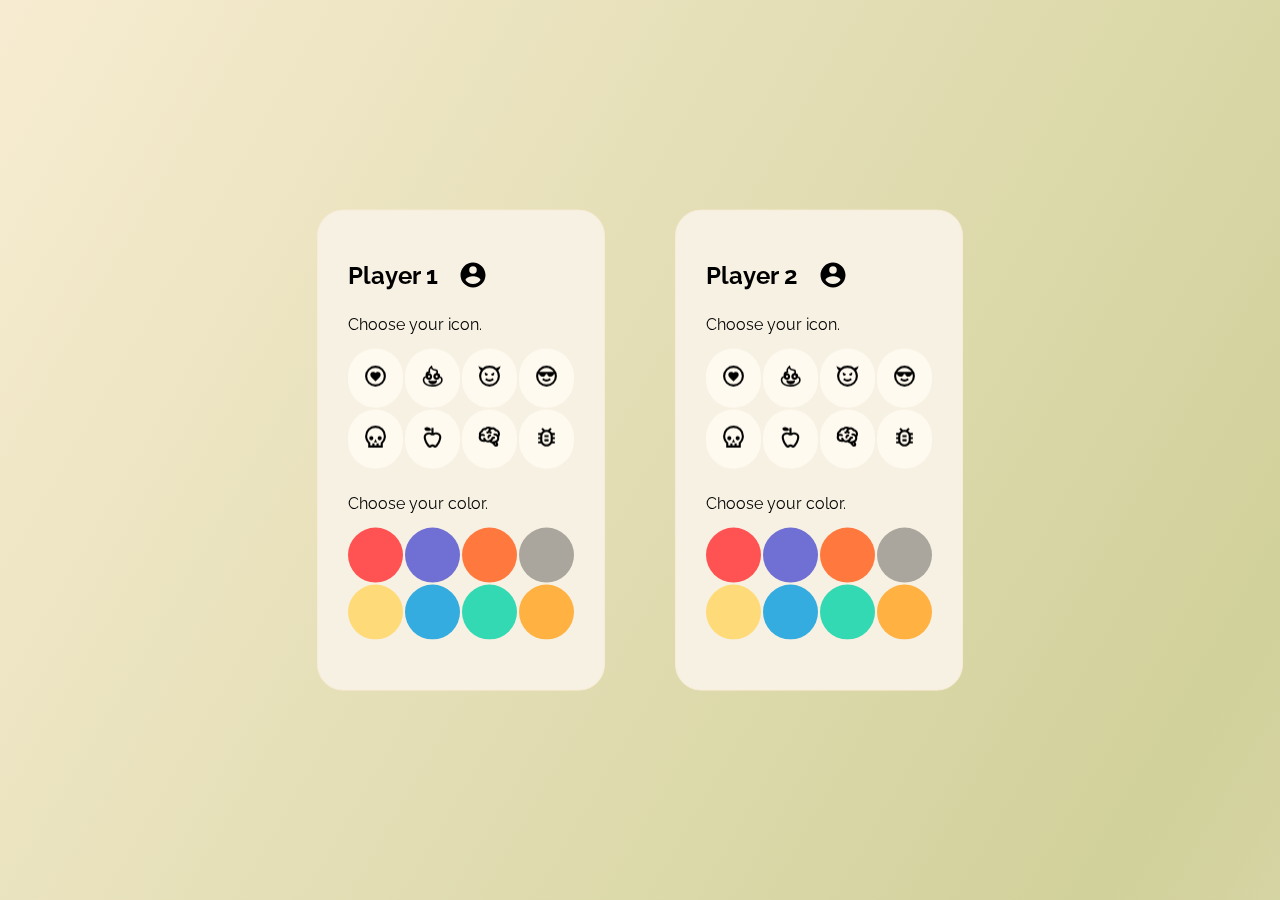
<file: index.html>
<!DOCTYPE html>
<html lang="en">
  <head>
    <meta charset="UTF-8" />
    <meta name="viewport" content="width=device-width, initial-scale=1.0" />
    <link rel="stylesheet" href="styles.css" />
    <title>Tic Tac Toe</title>
    <link rel="preconnect" href="https://fonts.googleapis.com" />
    <link rel="preconnect" href="https://fonts.gstatic.com" crossorigin />
    <link
      href="https://fonts.googleapis.com/css2?family=Raleway:ital,wght@0,100..900;1,100..900&display=swap"
      rel="stylesheet"
    />
  </head>
  <body>
    <div class="container">
      <div class="player1">
        <div class="playerContainer">
          <h2>Player 1</h2>
          <svg
            class="player1avi"
            xmlns="http://www.w3.org/2000/svg"
            viewBox="0 0 24 24"
          >
            <title>account-circle</title>
            <path
              d="M12,19.2C9.5,19.2 7.29,17.92 6,16C6.03,14 10,12.9 12,12.9C14,12.9 17.97,14 18,16C16.71,17.92 14.5,19.2 12,19.2M12,5A3,3 0 0,1 15,8A3,3 0 0,1 12,11A3,3 0 0,1 9,8A3,3 0 0,1 12,5M12,2A10,10 0 0,0 2,12A10,10 0 0,0 12,22A10,10 0 0,0 22,12C22,6.47 17.5,2 12,2Z"
            />
          </svg>
        </div>
        <div class="subheader">Choose your icon.</div>

        <div class="icon-grid">
          <div id="secondIcon" class="choosableIcon">
            <svg xmlns="http://www.w3.org/2000/svg" viewBox="0 0 24 24">
              <title>heart-circle-outline</title>
              <path 
                d="M12,2A10,10 0 0,0 2,12A10,10 0 0,0 12,22A10,10 0 0,0 22,12A10,10 0 0,0 12,2M12,4A8,8 0 0,1 20,12A8,8 0 0,1 12,20A8,8 0 0,1 4,12A8,8 0 0,1 12,4M9.75,7.82C8.21,7.82 7,9.03 7,10.57C7,12.46 8.7,14 11.28,16.34L12,17L12.72,16.34C15.3,14 17,12.46 17,10.57C17,9.03 15.79,7.82 14.25,7.82C13.38,7.82 12.55,8.23 12,8.87C11.45,8.23 10.62,7.82 9.75,7.82Z"
              />
            </svg>
          </div>
          <div id="thirdIcon" class="choosableIcon">
            <svg xmlns="http://www.w3.org/2000/svg" viewBox="0 0 24 24">
              <title>emoticon-poop-outline</title>
              <path 
                d="M21.42,13.87C21.2,13.41 20.84,12.94 20.25,12.64C19.85,12.39 19.5,12.26 19.24,12.2C19.5,11.25 19.13,10.5 18.62,9.94C17.85,9.12 17.06,9 17.06,9C17.32,8.5 17.42,7.9 17.28,7.32C17.12,6.61 16.73,6.16 16.22,5.86C15.7,5.55 15.06,5.4 14.4,5.28C14.08,5.22 12.75,5.03 12.2,4.27C11.75,3.65 11.74,2.53 11.62,2.2C11.57,2.07 11.5,2 11.36,2C11.15,2 10.87,2.12 10.57,2.32C10,2.7 8.85,3.9 8.4,5.1C8.06,6 8.05,6.82 8.19,7.43C7.63,7.53 7.22,7.71 7.06,7.78C6.55,8 5.47,8.96 5.37,10.45C5.34,10.89 5.41,11.34 5.5,11.78C5.5,11.86 5.5,11.94 5.5,12.03C4.88,12.22 4.53,12.43 4.5,12.44C4.18,12.56 3.65,12.93 3.5,13.13C3.15,13.53 2.92,14 2.79,14.5C2.5,15.59 2.6,16.83 3.13,17.83C3.42,18.39 3.82,19 4.26,19.43C5.7,20.91 8.18,21.47 10.14,21.79C10.96,21.93 11.8,22 12.63,22C14.22,22 15.8,21.73 17.26,21.13C20.61,19.74 21.5,17.5 21.64,16.89C21.93,15.5 21.57,14.19 21.42,13.87M16.05,11.33C16.61,11.36 17.04,11.84 17,12.4C16.96,12.95 16.5,13.38 15.91,13.34C15.35,13.31 14.92,12.83 14.96,12.28C15,11.75 15.42,11.35 15.94,11.33C16,11.33 16,11.33 16.05,11.33M20.18,16.55C20.17,16.57 19.7,18.5 16.69,19.74C15.47,20.25 14.1,20.5 12.63,20.5C11.9,20.5 11.14,20.44 10.38,20.31C8.76,20.05 6.5,19.56 5.31,18.36C5.04,18.09 4.72,17.63 4.46,17.13C4.12,16.5 4.04,15.65 4.24,14.88C4.32,14.58 4.45,14.32 4.63,14.12L4.65,14.09C4.74,14 4.95,13.88 5.03,13.84V13.84L5.14,13.8L5.26,13.74C5.32,13.7 5.46,13.63 5.67,13.55C6.13,14.81 7.28,15.7 8.59,15.7C8.67,15.7 8.74,15.69 8.82,15.69C9.65,15.63 10.41,15.22 10.94,14.55C11.47,13.89 11.73,13.04 11.66,12.17C11.54,10.5 10.22,9.16 8.64,9.11H8.62C8.5,9.11 8.4,9.11 8.31,9.12C8,9.15 7.73,9.23 7.46,9.34C7.55,9.24 7.63,9.17 7.66,9.15C7.79,9.1 8.07,9 8.45,8.91L10,8.63L9.65,7.09C9.61,6.9 9.53,6.35 9.81,5.63C9.96,5.2 10.27,4.76 10.58,4.38C10.68,4.65 10.81,4.91 11,5.15C11.77,6.23 13.12,6.58 14.06,6.74L14.13,6.76C14.6,6.84 15.13,6.95 15.46,7.15C15.67,7.28 15.76,7.41 15.82,7.67C15.87,7.87 15.84,8.1 15.73,8.31L15.21,9.2C13.95,9.5 12.95,10.64 12.79,12.06C12.59,13.87 13.78,15.46 15.5,15.68C15.62,15.69 15.74,15.7 15.85,15.7C16.56,15.7 17.25,15.44 17.82,14.95C18.23,14.59 18.54,14.13 18.74,13.62L18.9,13.66C19,13.68 19.17,13.74 19.45,13.91L19.5,13.95L19.57,14C19.78,14.08 19.94,14.26 20.05,14.5C20.13,14.67 20.38,15.6 20.18,16.55M7.64,12.45C7.57,11.9 7.97,11.39 8.53,11.32C8.57,11.31 8.6,11.31 8.64,11.31C9.15,11.3 9.61,11.67 9.67,12.19C9.73,12.74 9.33,13.25 8.77,13.32C8.21,13.39 7.7,13 7.64,12.45M8.71,16.15C9,16.14 9.26,16.23 9.5,16.28C10.68,16.5 11.7,16.53 12.19,16.53C12.68,16.53 13.69,16.5 14.86,16.28C15.27,16.2 15.74,16.03 16.11,16.28C16.59,16.6 16.24,17.75 15.5,18.53C15.04,19 13.97,19.91 12.19,19.91C10.41,19.91 9.33,19 8.88,18.53C8.14,17.75 7.79,16.6 8.26,16.28C8.4,16.19 8.55,16.15 8.71,16.15Z"
              />
            </svg>
          </div>
          <div id="fourthIcon" class="choosableIcon">
            <svg xmlns="http://www.w3.org/2000/svg" viewBox="0 0 24 24">
              <title>emoticon-devil-outline</title>
              <path 
                d="M1.5,2.09C2.4,3 3.87,3.73 5.69,4.25C7.41,2.84 9.61,2 12,2C14.39,2 16.59,2.84 18.31,4.25C20.13,3.73 21.6,3 22.5,2.09C22.47,3.72 21.65,5.21 20.28,6.4C21.37,8 22,9.92 22,12A10,10 0 0,1 12,22A10,10 0 0,1 2,12C2,9.92 2.63,8 3.72,6.4C2.35,5.21 1.53,3.72 1.5,2.09M20,12A8,8 0 0,0 12,4A8,8 0 0,0 4,12A8,8 0 0,0 12,20A8,8 0 0,0 20,12M10.5,10C10.5,10.8 9.8,11.5 9,11.5C8.2,11.5 7.5,10.8 7.5,10V8.5L10.5,10M16.5,10C16.5,10.8 15.8,11.5 15,11.5C14.2,11.5 13.5,10.8 13.5,10L16.5,8.5V10M12,17.23C10.25,17.23 8.71,16.5 7.81,15.42L9.23,14C9.68,14.72 10.75,15.23 12,15.23C13.25,15.23 14.32,14.72 14.77,14L16.19,15.42C15.29,16.5 13.75,17.23 12,17.23Z"
              />
            </svg>
          </div>
          <div id="fifthIcon" class="choosableIcon">
            <svg xmlns="http://www.w3.org/2000/svg" viewBox="0 0 24 24">
              <title>emoticon-cool-outline</title>
              <path 
                d="M19,10C19,11.38 16.88,12.5 15.5,12.5C14.12,12.5 12.75,11.38 12.75,10H11.25C11.25,11.38 9.88,12.5 8.5,12.5C7.12,12.5 5,11.38 5,10H4.25C4.09,10.64 4,11.31 4,12A8,8 0 0,0 12,20A8,8 0 0,0 20,12C20,11.31 19.91,10.64 19.75,10H19M12,4C9.04,4 6.45,5.61 5.07,8H18.93C17.55,5.61 14.96,4 12,4M22,12A10,10 0 0,1 12,22A10,10 0 0,1 2,12A10,10 0 0,1 12,2A10,10 0 0,1 22,12M12,17.23C10.25,17.23 8.71,16.5 7.81,15.42L9.23,14C9.68,14.72 10.75,15.23 12,15.23C13.25,15.23 14.32,14.72 14.77,14L16.19,15.42C15.29,16.5 13.75,17.23 12,17.23Z"
              />
            </svg>
          </div>
          <div id="sixthIcon" class="choosableIcon">
            <svg xmlns="http://www.w3.org/2000/svg" viewBox="0 0 24 24">
              <title>skull-outline</title>
              <path 
                d="M8,15A2,2 0 0,1 6,13A2,2 0 0,1 8,11A2,2 0 0,1 10,13A2,2 0 0,1 8,15M10.5,17L12,14L13.5,17H10.5M16,15A2,2 0 0,1 14,13A2,2 0 0,1 16,11A2,2 0 0,1 18,13A2,2 0 0,1 16,15M22,11A10,10 0 0,0 12,1A10,10 0 0,0 2,11C2,13.8 3.2,16.3 5,18.1V22H19V18.1C20.8,16.3 22,13.8 22,11M17,20H15V18H13V20H11V18H9V20H7V17.2C5.2,15.7 4,13.5 4,11A8,8 0 0,1 12,3A8,8 0 0,1 20,11C20,13.5 18.8,15.8 17,17.2V20Z"
              />
            </svg>
          </div>
          <div id="seventhIcon" class="choosableIcon">
            <svg xmlns="http://www.w3.org/2000/svg" viewBox="0 0 24 24">
              <title>food-apple-outline</title>
              <path 
                d="M20,10C18.58,7.57 15.5,6.69 13,8V3H11V8C8.5,6.69 5.42,7.57 4,10C2,13 7,22 9,22C11,22 11,21 12,21C13,21 13,22 15,22C17,22 22,13 20,10M18.25,13.38C17.63,15.85 16.41,18.12 14.7,20C14.5,20 14.27,19.9 14.1,19.75C12.87,18.76 11.13,18.76 9.9,19.75C9.73,19.9 9.5,20 9.3,20C7.59,18.13 6.36,15.85 5.75,13.39C5.5,12.66 5.45,11.87 5.66,11.12C6.24,10.09 7.32,9.43 8.5,9.4C9.06,9.41 9.61,9.54 10.11,9.79L11,10.24H13L13.89,9.79C14.39,9.54 14.94,9.41 15.5,9.4C16.68,9.43 17.76,10.08 18.34,11.11C18.55,11.86 18.5,12.65 18.25,13.38M11,5C5.38,8.07 4.11,3.78 4.11,3.78C4.11,3.78 6.77,0.19 11,5Z"
              />
            </svg>
          </div>
          <div id="eightIcon" class="choosableIcon">
            <svg xmlns="http://www.w3.org/2000/svg" viewBox="0 0 24 24">
              <title>brain</title>
              <path 
                d="M21.33,12.91C21.42,14.46 20.71,15.95 19.44,16.86L20.21,18.35C20.44,18.8 20.47,19.33 20.27,19.8C20.08,20.27 19.69,20.64 19.21,20.8L18.42,21.05C18.25,21.11 18.06,21.14 17.88,21.14C17.37,21.14 16.89,20.91 16.56,20.5L14.44,18C13.55,17.85 12.71,17.47 12,16.9C11.5,17.05 11,17.13 10.5,17.13C9.62,17.13 8.74,16.86 8,16.34C7.47,16.5 6.93,16.57 6.38,16.56C5.59,16.57 4.81,16.41 4.08,16.11C2.65,15.47 1.7,14.07 1.65,12.5C1.57,11.78 1.69,11.05 2,10.39C1.71,9.64 1.68,8.82 1.93,8.06C2.3,7.11 3,6.32 3.87,5.82C4.45,4.13 6.08,3 7.87,3.12C9.47,1.62 11.92,1.46 13.7,2.75C14.12,2.64 14.56,2.58 15,2.58C16.36,2.55 17.65,3.15 18.5,4.22C20.54,4.75 22,6.57 22.08,8.69C22.13,9.8 21.83,10.89 21.22,11.82C21.29,12.18 21.33,12.54 21.33,12.91M16.33,11.5C16.9,11.57 17.35,12 17.35,12.57A1,1 0 0,1 16.35,13.57H15.72C15.4,14.47 14.84,15.26 14.1,15.86C14.35,15.95 14.61,16 14.87,16.07C20,16 19.4,12.87 19.4,12.82C19.34,11.39 18.14,10.27 16.71,10.33A1,1 0 0,1 15.71,9.33A1,1 0 0,1 16.71,8.33C17.94,8.36 19.12,8.82 20.04,9.63C20.09,9.34 20.12,9.04 20.12,8.74C20.06,7.5 19.5,6.42 17.25,6.21C16,3.25 12.85,4.89 12.85,5.81V5.81C12.82,6.04 13.06,6.53 13.1,6.56A1,1 0 0,1 14.1,7.56C14.1,8.11 13.65,8.56 13.1,8.56V8.56C12.57,8.54 12.07,8.34 11.67,8C11.19,8.31 10.64,8.5 10.07,8.56V8.56C9.5,8.61 9.03,8.21 9,7.66C8.92,7.1 9.33,6.61 9.88,6.56C10.04,6.54 10.82,6.42 10.82,5.79V5.79C10.82,5.13 11.07,4.5 11.5,4C10.58,3.75 9.59,4.08 8.59,5.29C6.75,5 6,5.25 5.45,7.2C4.5,7.67 4,8 3.78,9C4.86,8.78 5.97,8.87 7,9.25C7.5,9.44 7.78,10 7.59,10.54C7.4,11.06 6.82,11.32 6.3,11.13C5.57,10.81 4.75,10.79 4,11.07C3.68,11.34 3.68,11.9 3.68,12.34C3.68,13.08 4.05,13.77 4.68,14.17C5.21,14.44 5.8,14.58 6.39,14.57C6.24,14.31 6.11,14.04 6,13.76C5.81,13.22 6.1,12.63 6.64,12.44C7.18,12.25 7.77,12.54 7.96,13.08C8.36,14.22 9.38,15 10.58,15.13C11.95,15.06 13.17,14.25 13.77,13C14,11.62 15.11,11.5 16.33,11.5M18.33,18.97L17.71,17.67L17,17.83L18,19.08L18.33,18.97M13.68,10.36C13.7,9.83 13.3,9.38 12.77,9.33C12.06,9.29 11.37,9.53 10.84,10C10.27,10.58 9.97,11.38 10,12.19A1,1 0 0,0 11,13.19C11.57,13.19 12,12.74 12,12.19C12,11.92 12.07,11.65 12.23,11.43C12.35,11.33 12.5,11.28 12.66,11.28C13.21,11.31 13.68,10.9 13.68,10.36Z"
              />
            </svg>
          </div>
          <div id="ninthIcon" class="choosableIcon">
            <svg xmlns="http://www.w3.org/2000/svg" viewBox="0 0 24 24">
              <title>bug-outline</title>
              <path 
                d="M20,8H17.19C16.74,7.2 16.12,6.5 15.37,6L17,4.41L15.59,3L13.42,5.17C12.96,5.06 12.5,5 12,5C11.5,5 11.05,5.06 10.59,5.17L8.41,3L7,4.41L8.62,6C7.87,6.5 7.26,7.21 6.81,8H4V10H6.09C6.03,10.33 6,10.66 6,11V12H4V14H6V15C6,15.34 6.03,15.67 6.09,16H4V18H6.81C8.47,20.87 12.14,21.84 15,20.18C15.91,19.66 16.67,18.9 17.19,18H20V16H17.91C17.97,15.67 18,15.34 18,15V14H20V12H18V11C18,10.66 17.97,10.33 17.91,10H20V8M16,15A4,4 0 0,1 12,19A4,4 0 0,1 8,15V11A4,4 0 0,1 12,7A4,4 0 0,1 16,11V15M14,10V12H10V10H14M10,14H14V16H10V14Z"
              />
            </svg>
          </div>
        </div>
        <div class="color-picker">
          <div class="subheader">Choose your color.</div>
          <div class="color-grid">
            <div class="color" id="red"></div>
            <div class="color" id="purple"></div>
            <div class="color" id="orange"></div>
            <div class="color" id="gray"></div>
            <div class="color" id="yellow"></div>
            <div class="color" id="blue"></div>
            <div class="color" id="green"></div>
            <div class="color" id="mango"></div>
          </div>

        </div>
      </div>
      <div class="player2">
        <div class="playerContainer">
          <h2>Player 2</h2>
          <svg
            class="player2avi"
            xmlns="http://www.w3.org/2000/svg"
            viewBox="0 0 24 24"
          >
            <title>account-circle</title>
            <path
              d="M12,19.2C9.5,19.2 7.29,17.92 6,16C6.03,14 10,12.9 12,12.9C14,12.9 17.97,14 18,16C16.71,17.92 14.5,19.2 12,19.2M12,5A3,3 0 0,1 15,8A3,3 0 0,1 12,11A3,3 0 0,1 9,8A3,3 0 0,1 12,5M12,2A10,10 0 0,0 2,12A10,10 0 0,0 12,22A10,10 0 0,0 22,12C22,6.47 17.5,2 12,2Z"
            />
          </svg>
        </div>
        <div class="subheader">Choose your icon.</div>

        <div class="icon-grid">
          <div id="secondIcon" class="choosableIcon2">
            <svg xmlns="http://www.w3.org/2000/svg" viewBox="0 0 24 24">
              <title>heart-circle-outline</title>
              <path 
                d="M12,2A10,10 0 0,0 2,12A10,10 0 0,0 12,22A10,10 0 0,0 22,12A10,10 0 0,0 12,2M12,4A8,8 0 0,1 20,12A8,8 0 0,1 12,20A8,8 0 0,1 4,12A8,8 0 0,1 12,4M9.75,7.82C8.21,7.82 7,9.03 7,10.57C7,12.46 8.7,14 11.28,16.34L12,17L12.72,16.34C15.3,14 17,12.46 17,10.57C17,9.03 15.79,7.82 14.25,7.82C13.38,7.82 12.55,8.23 12,8.87C11.45,8.23 10.62,7.82 9.75,7.82Z"
              />
            </svg>
          </div>
          <div id="thirdIcon" class="choosableIcon2">
            <svg xmlns="http://www.w3.org/2000/svg" viewBox="0 0 24 24">
              <title>emoticon-poop-outline</title>
              <path 
                d="M21.42,13.87C21.2,13.41 20.84,12.94 20.25,12.64C19.85,12.39 19.5,12.26 19.24,12.2C19.5,11.25 19.13,10.5 18.62,9.94C17.85,9.12 17.06,9 17.06,9C17.32,8.5 17.42,7.9 17.28,7.32C17.12,6.61 16.73,6.16 16.22,5.86C15.7,5.55 15.06,5.4 14.4,5.28C14.08,5.22 12.75,5.03 12.2,4.27C11.75,3.65 11.74,2.53 11.62,2.2C11.57,2.07 11.5,2 11.36,2C11.15,2 10.87,2.12 10.57,2.32C10,2.7 8.85,3.9 8.4,5.1C8.06,6 8.05,6.82 8.19,7.43C7.63,7.53 7.22,7.71 7.06,7.78C6.55,8 5.47,8.96 5.37,10.45C5.34,10.89 5.41,11.34 5.5,11.78C5.5,11.86 5.5,11.94 5.5,12.03C4.88,12.22 4.53,12.43 4.5,12.44C4.18,12.56 3.65,12.93 3.5,13.13C3.15,13.53 2.92,14 2.79,14.5C2.5,15.59 2.6,16.83 3.13,17.83C3.42,18.39 3.82,19 4.26,19.43C5.7,20.91 8.18,21.47 10.14,21.79C10.96,21.93 11.8,22 12.63,22C14.22,22 15.8,21.73 17.26,21.13C20.61,19.74 21.5,17.5 21.64,16.89C21.93,15.5 21.57,14.19 21.42,13.87M16.05,11.33C16.61,11.36 17.04,11.84 17,12.4C16.96,12.95 16.5,13.38 15.91,13.34C15.35,13.31 14.92,12.83 14.96,12.28C15,11.75 15.42,11.35 15.94,11.33C16,11.33 16,11.33 16.05,11.33M20.18,16.55C20.17,16.57 19.7,18.5 16.69,19.74C15.47,20.25 14.1,20.5 12.63,20.5C11.9,20.5 11.14,20.44 10.38,20.31C8.76,20.05 6.5,19.56 5.31,18.36C5.04,18.09 4.72,17.63 4.46,17.13C4.12,16.5 4.04,15.65 4.24,14.88C4.32,14.58 4.45,14.32 4.63,14.12L4.65,14.09C4.74,14 4.95,13.88 5.03,13.84V13.84L5.14,13.8L5.26,13.74C5.32,13.7 5.46,13.63 5.67,13.55C6.13,14.81 7.28,15.7 8.59,15.7C8.67,15.7 8.74,15.69 8.82,15.69C9.65,15.63 10.41,15.22 10.94,14.55C11.47,13.89 11.73,13.04 11.66,12.17C11.54,10.5 10.22,9.16 8.64,9.11H8.62C8.5,9.11 8.4,9.11 8.31,9.12C8,9.15 7.73,9.23 7.46,9.34C7.55,9.24 7.63,9.17 7.66,9.15C7.79,9.1 8.07,9 8.45,8.91L10,8.63L9.65,7.09C9.61,6.9 9.53,6.35 9.81,5.63C9.96,5.2 10.27,4.76 10.58,4.38C10.68,4.65 10.81,4.91 11,5.15C11.77,6.23 13.12,6.58 14.06,6.74L14.13,6.76C14.6,6.84 15.13,6.95 15.46,7.15C15.67,7.28 15.76,7.41 15.82,7.67C15.87,7.87 15.84,8.1 15.73,8.31L15.21,9.2C13.95,9.5 12.95,10.64 12.79,12.06C12.59,13.87 13.78,15.46 15.5,15.68C15.62,15.69 15.74,15.7 15.85,15.7C16.56,15.7 17.25,15.44 17.82,14.95C18.23,14.59 18.54,14.13 18.74,13.62L18.9,13.66C19,13.68 19.17,13.74 19.45,13.91L19.5,13.95L19.57,14C19.78,14.08 19.94,14.26 20.05,14.5C20.13,14.67 20.38,15.6 20.18,16.55M7.64,12.45C7.57,11.9 7.97,11.39 8.53,11.32C8.57,11.31 8.6,11.31 8.64,11.31C9.15,11.3 9.61,11.67 9.67,12.19C9.73,12.74 9.33,13.25 8.77,13.32C8.21,13.39 7.7,13 7.64,12.45M8.71,16.15C9,16.14 9.26,16.23 9.5,16.28C10.68,16.5 11.7,16.53 12.19,16.53C12.68,16.53 13.69,16.5 14.86,16.28C15.27,16.2 15.74,16.03 16.11,16.28C16.59,16.6 16.24,17.75 15.5,18.53C15.04,19 13.97,19.91 12.19,19.91C10.41,19.91 9.33,19 8.88,18.53C8.14,17.75 7.79,16.6 8.26,16.28C8.4,16.19 8.55,16.15 8.71,16.15Z"
              />
            </svg>
          </div>
          <div id="fourthIcon" class="choosableIcon2">
            <svg xmlns="http://www.w3.org/2000/svg" viewBox="0 0 24 24">
              <title>emoticon-devil-outline</title>
              <path 
                d="M1.5,2.09C2.4,3 3.87,3.73 5.69,4.25C7.41,2.84 9.61,2 12,2C14.39,2 16.59,2.84 18.31,4.25C20.13,3.73 21.6,3 22.5,2.09C22.47,3.72 21.65,5.21 20.28,6.4C21.37,8 22,9.92 22,12A10,10 0 0,1 12,22A10,10 0 0,1 2,12C2,9.92 2.63,8 3.72,6.4C2.35,5.21 1.53,3.72 1.5,2.09M20,12A8,8 0 0,0 12,4A8,8 0 0,0 4,12A8,8 0 0,0 12,20A8,8 0 0,0 20,12M10.5,10C10.5,10.8 9.8,11.5 9,11.5C8.2,11.5 7.5,10.8 7.5,10V8.5L10.5,10M16.5,10C16.5,10.8 15.8,11.5 15,11.5C14.2,11.5 13.5,10.8 13.5,10L16.5,8.5V10M12,17.23C10.25,17.23 8.71,16.5 7.81,15.42L9.23,14C9.68,14.72 10.75,15.23 12,15.23C13.25,15.23 14.32,14.72 14.77,14L16.19,15.42C15.29,16.5 13.75,17.23 12,17.23Z"
              />
            </svg>
          </div>
          <div id="fifthIcon" class="choosableIcon2">
            <svg xmlns="http://www.w3.org/2000/svg" viewBox="0 0 24 24">
              <title>emoticon-cool-outline</title>
              <path 
                d="M19,10C19,11.38 16.88,12.5 15.5,12.5C14.12,12.5 12.75,11.38 12.75,10H11.25C11.25,11.38 9.88,12.5 8.5,12.5C7.12,12.5 5,11.38 5,10H4.25C4.09,10.64 4,11.31 4,12A8,8 0 0,0 12,20A8,8 0 0,0 20,12C20,11.31 19.91,10.64 19.75,10H19M12,4C9.04,4 6.45,5.61 5.07,8H18.93C17.55,5.61 14.96,4 12,4M22,12A10,10 0 0,1 12,22A10,10 0 0,1 2,12A10,10 0 0,1 12,2A10,10 0 0,1 22,12M12,17.23C10.25,17.23 8.71,16.5 7.81,15.42L9.23,14C9.68,14.72 10.75,15.23 12,15.23C13.25,15.23 14.32,14.72 14.77,14L16.19,15.42C15.29,16.5 13.75,17.23 12,17.23Z"
              />
            </svg>
          </div>
          <div id="sixthIcon" class="choosableIcon2">
            <svg xmlns="http://www.w3.org/2000/svg" viewBox="0 0 24 24">
              <title>skull-outline</title>
              <path 
                d="M8,15A2,2 0 0,1 6,13A2,2 0 0,1 8,11A2,2 0 0,1 10,13A2,2 0 0,1 8,15M10.5,17L12,14L13.5,17H10.5M16,15A2,2 0 0,1 14,13A2,2 0 0,1 16,11A2,2 0 0,1 18,13A2,2 0 0,1 16,15M22,11A10,10 0 0,0 12,1A10,10 0 0,0 2,11C2,13.8 3.2,16.3 5,18.1V22H19V18.1C20.8,16.3 22,13.8 22,11M17,20H15V18H13V20H11V18H9V20H7V17.2C5.2,15.7 4,13.5 4,11A8,8 0 0,1 12,3A8,8 0 0,1 20,11C20,13.5 18.8,15.8 17,17.2V20Z"
              />
            </svg>
          </div>
          <div id="seventhIcon" class="choosableIcon2">
            <svg xmlns="http://www.w3.org/2000/svg" viewBox="0 0 24 24">
              <title>food-apple-outline</title>
              <path 
                d="M20,10C18.58,7.57 15.5,6.69 13,8V3H11V8C8.5,6.69 5.42,7.57 4,10C2,13 7,22 9,22C11,22 11,21 12,21C13,21 13,22 15,22C17,22 22,13 20,10M18.25,13.38C17.63,15.85 16.41,18.12 14.7,20C14.5,20 14.27,19.9 14.1,19.75C12.87,18.76 11.13,18.76 9.9,19.75C9.73,19.9 9.5,20 9.3,20C7.59,18.13 6.36,15.85 5.75,13.39C5.5,12.66 5.45,11.87 5.66,11.12C6.24,10.09 7.32,9.43 8.5,9.4C9.06,9.41 9.61,9.54 10.11,9.79L11,10.24H13L13.89,9.79C14.39,9.54 14.94,9.41 15.5,9.4C16.68,9.43 17.76,10.08 18.34,11.11C18.55,11.86 18.5,12.65 18.25,13.38M11,5C5.38,8.07 4.11,3.78 4.11,3.78C4.11,3.78 6.77,0.19 11,5Z"
              />
            </svg>
          </div>
          <div id="eightIcon" class="choosableIcon2">
            <svg xmlns="http://www.w3.org/2000/svg" viewBox="0 0 24 24">
              <title>brain</title>
              <path 
                d="M21.33,12.91C21.42,14.46 20.71,15.95 19.44,16.86L20.21,18.35C20.44,18.8 20.47,19.33 20.27,19.8C20.08,20.27 19.69,20.64 19.21,20.8L18.42,21.05C18.25,21.11 18.06,21.14 17.88,21.14C17.37,21.14 16.89,20.91 16.56,20.5L14.44,18C13.55,17.85 12.71,17.47 12,16.9C11.5,17.05 11,17.13 10.5,17.13C9.62,17.13 8.74,16.86 8,16.34C7.47,16.5 6.93,16.57 6.38,16.56C5.59,16.57 4.81,16.41 4.08,16.11C2.65,15.47 1.7,14.07 1.65,12.5C1.57,11.78 1.69,11.05 2,10.39C1.71,9.64 1.68,8.82 1.93,8.06C2.3,7.11 3,6.32 3.87,5.82C4.45,4.13 6.08,3 7.87,3.12C9.47,1.62 11.92,1.46 13.7,2.75C14.12,2.64 14.56,2.58 15,2.58C16.36,2.55 17.65,3.15 18.5,4.22C20.54,4.75 22,6.57 22.08,8.69C22.13,9.8 21.83,10.89 21.22,11.82C21.29,12.18 21.33,12.54 21.33,12.91M16.33,11.5C16.9,11.57 17.35,12 17.35,12.57A1,1 0 0,1 16.35,13.57H15.72C15.4,14.47 14.84,15.26 14.1,15.86C14.35,15.95 14.61,16 14.87,16.07C20,16 19.4,12.87 19.4,12.82C19.34,11.39 18.14,10.27 16.71,10.33A1,1 0 0,1 15.71,9.33A1,1 0 0,1 16.71,8.33C17.94,8.36 19.12,8.82 20.04,9.63C20.09,9.34 20.12,9.04 20.12,8.74C20.06,7.5 19.5,6.42 17.25,6.21C16,3.25 12.85,4.89 12.85,5.81V5.81C12.82,6.04 13.06,6.53 13.1,6.56A1,1 0 0,1 14.1,7.56C14.1,8.11 13.65,8.56 13.1,8.56V8.56C12.57,8.54 12.07,8.34 11.67,8C11.19,8.31 10.64,8.5 10.07,8.56V8.56C9.5,8.61 9.03,8.21 9,7.66C8.92,7.1 9.33,6.61 9.88,6.56C10.04,6.54 10.82,6.42 10.82,5.79V5.79C10.82,5.13 11.07,4.5 11.5,4C10.58,3.75 9.59,4.08 8.59,5.29C6.75,5 6,5.25 5.45,7.2C4.5,7.67 4,8 3.78,9C4.86,8.78 5.97,8.87 7,9.25C7.5,9.44 7.78,10 7.59,10.54C7.4,11.06 6.82,11.32 6.3,11.13C5.57,10.81 4.75,10.79 4,11.07C3.68,11.34 3.68,11.9 3.68,12.34C3.68,13.08 4.05,13.77 4.68,14.17C5.21,14.44 5.8,14.58 6.39,14.57C6.24,14.31 6.11,14.04 6,13.76C5.81,13.22 6.1,12.63 6.64,12.44C7.18,12.25 7.77,12.54 7.96,13.08C8.36,14.22 9.38,15 10.58,15.13C11.95,15.06 13.17,14.25 13.77,13C14,11.62 15.11,11.5 16.33,11.5M18.33,18.97L17.71,17.67L17,17.83L18,19.08L18.33,18.97M13.68,10.36C13.7,9.83 13.3,9.38 12.77,9.33C12.06,9.29 11.37,9.53 10.84,10C10.27,10.58 9.97,11.38 10,12.19A1,1 0 0,0 11,13.19C11.57,13.19 12,12.74 12,12.19C12,11.92 12.07,11.65 12.23,11.43C12.35,11.33 12.5,11.28 12.66,11.28C13.21,11.31 13.68,10.9 13.68,10.36Z"
              />
            </svg>
          </div>
          <div id="ninthIcon" class="choosableIcon2">
            <svg xmlns="http://www.w3.org/2000/svg" viewBox="0 0 24 24">
              <title>bug-outline</title>
              <path 
                d="M20,8H17.19C16.74,7.2 16.12,6.5 15.37,6L17,4.41L15.59,3L13.42,5.17C12.96,5.06 12.5,5 12,5C11.5,5 11.05,5.06 10.59,5.17L8.41,3L7,4.41L8.62,6C7.87,6.5 7.26,7.21 6.81,8H4V10H6.09C6.03,10.33 6,10.66 6,11V12H4V14H6V15C6,15.34 6.03,15.67 6.09,16H4V18H6.81C8.47,20.87 12.14,21.84 15,20.18C15.91,19.66 16.67,18.9 17.19,18H20V16H17.91C17.97,15.67 18,15.34 18,15V14H20V12H18V11C18,10.66 17.97,10.33 17.91,10H20V8M16,15A4,4 0 0,1 12,19A4,4 0 0,1 8,15V11A4,4 0 0,1 12,7A4,4 0 0,1 16,11V15M14,10V12H10V10H14M10,14H14V16H10V14Z"
              />
            </svg>
          </div>
        </div>
        <div class="color-picker">
          <div class="subheader">Choose your color.</div>
          <div class="color-grid">
            <div class="color2" id="red"></div>
            <div class="color2" id="purple"></div>
            <div class="color2" id="orange"></div>
            <div class="color2" id="gray"></div>
            <div class="color2" id="yellow"></div>
            <div class="color2" id="blue"></div>
            <div class="color2" id="green"></div>
            <div class="color2" id="mango"></div>
          </div>

        </div>
    </div>
    <script src="functions.js"></script>
  </body>

</html>
</file>
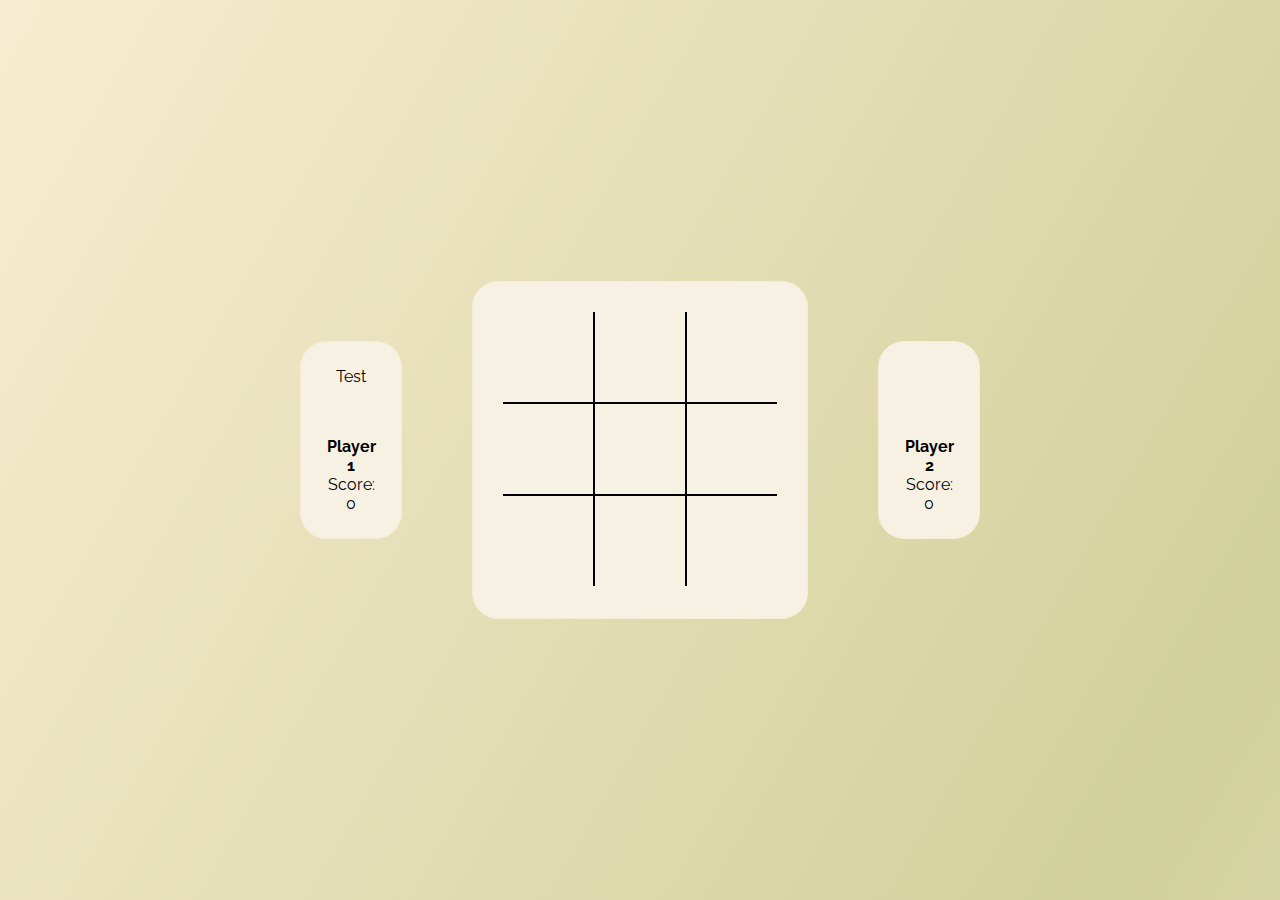
<file: gameReady.html>
<!DOCTYPE html>
<html lang="en">
  <head>
    <meta charset="UTF-8" />
    <meta name="viewport" content="width=device-width, initial-scale=1.0" />
    <link rel="stylesheet" href="styles.css" />
    <title>Tic Tac Toe</title>
    <link rel="preconnect" href="https://fonts.googleapis.com" />
    <link rel="preconnect" href="https://fonts.gstatic.com" crossorigin />
    <link
      href="https://fonts.googleapis.com/css2?family=Raleway:ital,wght@0,100..900;1,100..900&display=swap"
      rel="stylesheet"
    />
  </head>
  <body>
    <div class="container">

      <div class="scoreContainer">
        <div class="playerInfo">
          <div class="playerIcon" id="player1Icon">Test</div>
          <div class="playerName" id="player1Name"> Player 1 </div>
        </div>

        <div class="score" id="player1Score"> Score: <span class="scoreP1" > 0 </span> </div> 
      </div>

      <div class="player1">
        <div class="gameContainer">

          <div class="square" id="square1"></div>
          <div class="square" id="square2"></div>
          <div class="square" id="square3"></div>

          <div class="square" id="square4"></div>
          <div class="square" id="square5"></div>
          <div class="square" id="square6"></div>

          <div class="square" id="square7"></div>
          <div class="square" id="square8"></div>
          <div class="square" id="square9"></div>
        </div>
        </div>

        
      <div class="scoreContainer">
        <div class="playerInfo">
          <div class="playerIcon" id="player2Icon"></div>
          <div class="playerName" id="player2Name">Player 2</div>
        </div>
        <div class="score" id="player2Score"> Score: <span class="scoreP2" > 0 </span> </div> 
      </div>

      </div>


    <script src="functions.js"></script>
  </body>

</html>
</file>
<file: styles.css>
body {
  font-family: 'Raleway', sans-serif;
  margin: 0;
  padding: 0;

  align-items: center;
  justify-content: center;
  min-height: 100vh;
  background: linear-gradient(300deg, #f7f1e3, #d1d19b, #f7ecd1);
  background-size: 180% 180%;
  animation: gradient-animation 18s ease infinite;
}

@keyframes gradient-animation {
  0% {
    background-position: 0% 50%;
  }
  50% {
    background-position: 100% 50%;
  }
  100% {
    background-position: 0% 50%;
  }
}

.gameContainer{
  display: grid;
  grid-template-columns: 1fr 1fr 1fr;
  grid-template-rows: 1fr 1fr 1fr;
  gap: 0px;
}

#square1, #square4 {
  border-right: 2px solid black;
  border-bottom: 2px solid black;
}
#square2, #square5{
  border-bottom: 2px solid black;
}
#square3, #square6 {
  border-left: 2px solid black;
  border-bottom: 2px solid black;
}
#square7 {
  border-right: 2px solid black;
}

#square9 {
  border-left: 2px solid black;
}



  .square{
    width: 90px;
    height: 90px;

  }

  :root{
    --locked-in-green: #33d9b2;
  }

  .choosableIcon > * {
    width: 25px;
  }

  .choosableIcon2 > * {
    width: 25px;
  }

  .subheader{
    text-align: left;
    padding-top: 5px;
    padding-bottom: 5px;
    margin-bottom: 10px;
  }

  .playerContainer{
    display: flex;
    flex-direction: row;
    text-align: left;
    gap: 20px;
  }

  .player1avi,.player2avi{
    width: 30px;
  }
  
  .container {
    display: flex;
    justify-content: center;
    align-items: center;
    gap: 70px;
    padding: 15px;
    width: fit-content;
    position: absolute;
    top: 50%;
    left: 50%;
    transform: translate(-50%, -50%);

  }
  
  .player1,.player2 {
    text-align: center;
    background-color: #f7f1e3;
    padding: 30px;
    border-style: solid;
    border-radius: 26px;
    border-width: 1px;
    border-color: antiquewhite;
    -webkit-transform-style: preserve-3d;
    -moz-transform-style: preserve-3d;
    transform-style: preserve-3d;
    -webkit-transition: transform 0.5s;
    -moz-transition: transform 0.5s;
    transition: transform 0.5s;
  }
  .player1:hover{
    -webkit-transform: rotateX(10deg) rotateY(-10deg);
    -moz-transform: rotateX(10deg) rotateY(-10deg);
    transform: rotateX(10deg) rotateY(-10deg);

  }
  
  .player2:hover{
    -webkit-transform: rotateX(-10deg) rotateY(10deg);
    -moz-transform: rotateX(-10deg) rotateY(10deg);
    transform: rotateX(-10deg) rotateY(10deg);

  }



  .color,.color2 {
    border-radius: 360px;
height: 55px;
  }

  #red{
background-color: #ff5252;
  }

  #purple{
    background-color: #706fd3;
      }
      #orange{
        background-color: #ff793f;
          }
          #gray{
            background-color: #aaa69d;
              }
              #yellow{
                background-color: #ffda79;
                  }
                  #blue{
                    background-color: #34ace0;
                      }
                      #green{
                        background-color: #33d9b2;
                          }
                          #mango{
                            background-color: #ffb142;
                              }
  
  .icon-grid {
    display: grid;
    grid-template-columns: repeat(4, 1fr);
    grid-template-rows: repeat(2, 1fr);
    gap: 2px;
    margin-bottom: 20px;
  }

  .playerInfo {
    display: flex;
    flex-direction: column;
    gap: 20px;
  }

  .playerName {
    align-content: center;
    font-weight: bold;
    

  }

  .play-again-container {
    text-align: center;
    margin-top: 20px;
  }
  
  .play-again-container button {
    padding: 10px 20px;
    font-size: 16px;
    background-color: #4CAF50;
    color: white;
    border: none;
    border-radius: 4px;
    cursor: pointer;
  }

  .icon-grid>*:hover {
   background-color: rgb(255, 255, 255);
   transform: scale(1.1);
   transition: all 0.3 ease-in;
   box-shadow: 0px 0px 100px rgba(0, 0, 0, 0.16), 0px 3px 6px rgba(0, 0, 0, 0.23);
  }

  .icon-grid>*:active {
    background-color: rgb(255, 255, 255);
    transform: scale(1.1);
    transition: all 0.3 ease-in;
    box-shadow: 0px 0px 100px rgba(0, 0, 0, 0.16), 0px 3px 6px rgba(0, 0, 0, 0.23);
   }



  .color-grid {

      display: grid;
      grid-template-columns: repeat(4, 1fr);
      grid-template-rows: repeat(2, 1fr);
      gap: 2px;
      margin-bottom: 20px;

  }
  
  .choosableIcon, .choosableIcon2 {
    padding: 15px;
    cursor: pointer;
    border-radius: 360px;
    background-color: #fffaf0;
  }
  
  .color-picker {
    margin-top: 20px;
  }
  

  .message-container,.scoreContainer {
    text-align: center;
    margin-bottom: 20px;
    background-color: #f7f1e3;
    padding: 25px;
    border-style: solid;
    border-radius: 26px;
    border-width: 1px;
    border-color: antiquewhite;
  }
  
  .winner-icon {
    display: inline-block;
    width: 50px;
    height: 50px;
    margin-right: 10px;
    vertical-align: middle;
  }
  
  .winner-icon svg {
    width: 100%;
    height: 100%;
  }
  
  .game-over-message {
    display: inline-block;
    font-size: 24px;
    font-weight: bold;
    vertical-align: middle;
  }


  .playerIcon {
    display: inline-block;
    width: 50px;
    height: 50px;
    vertical-align: middle;
  }
</file>
